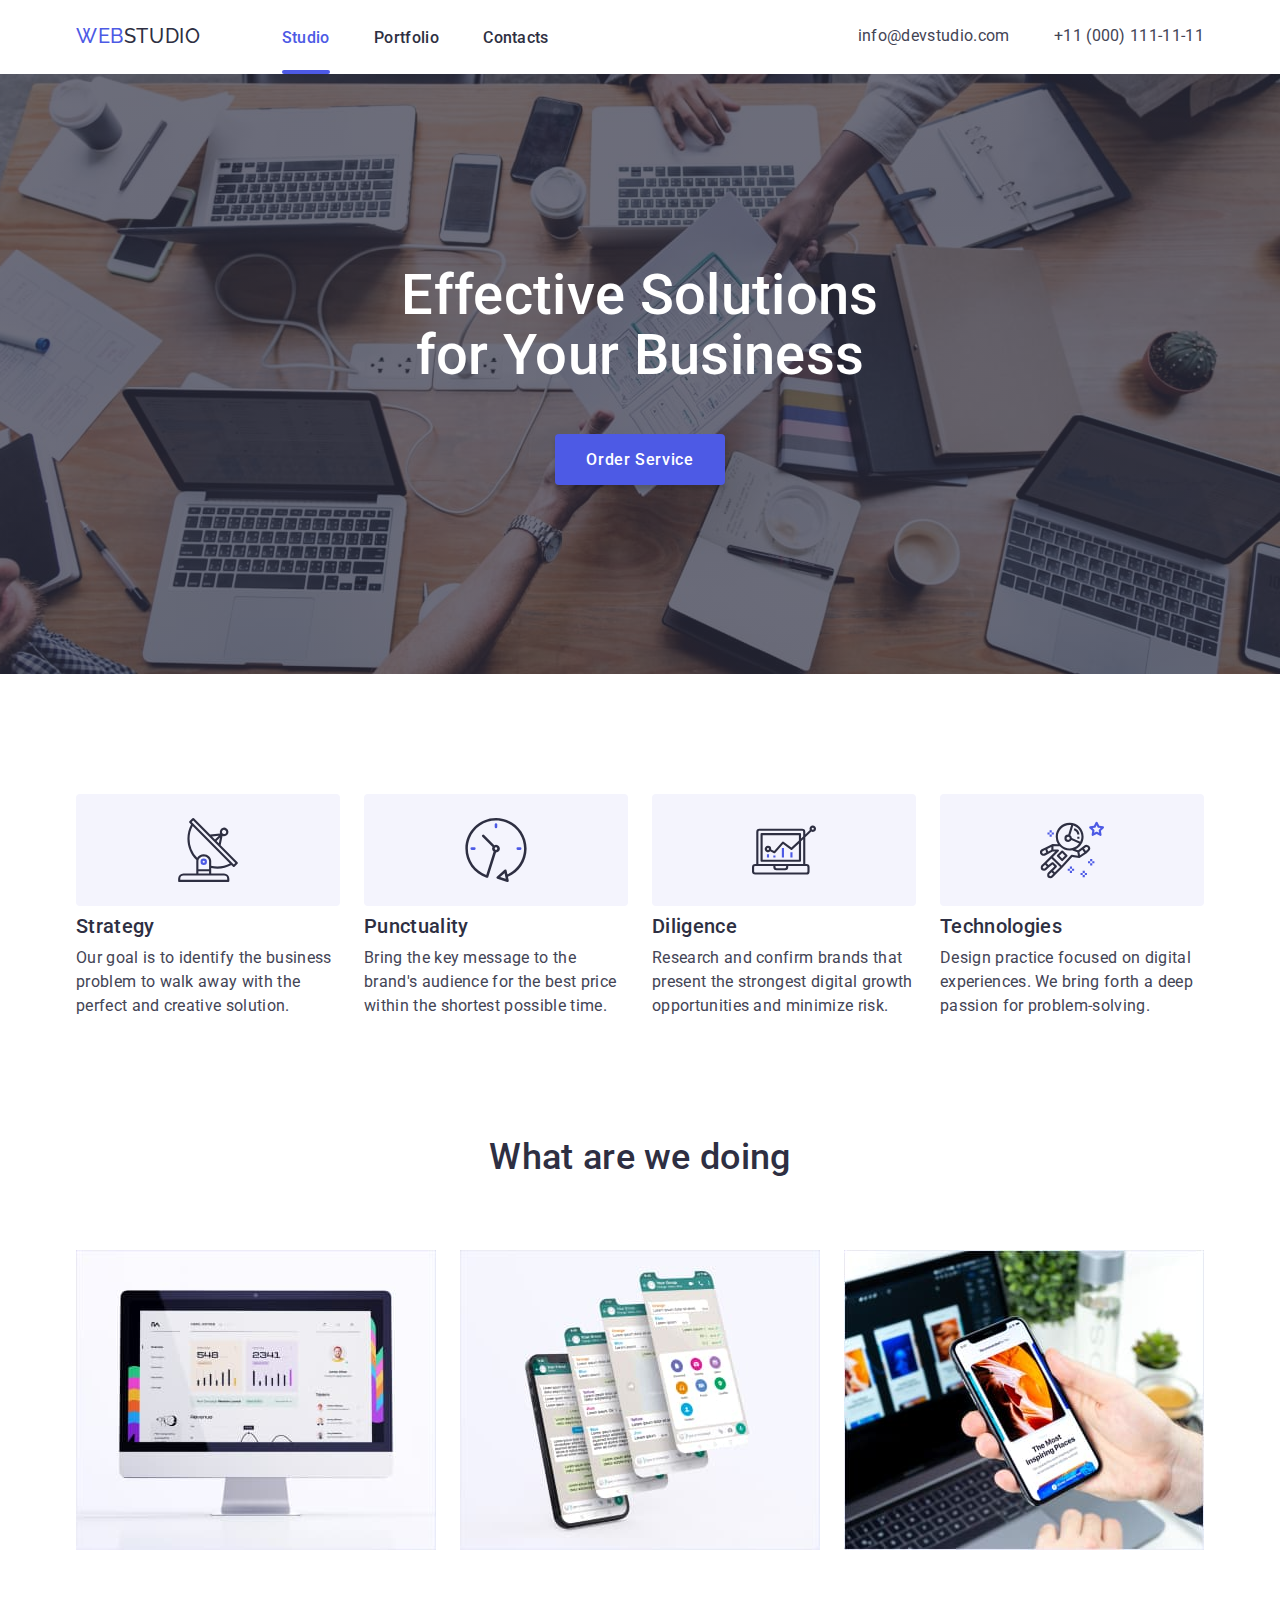
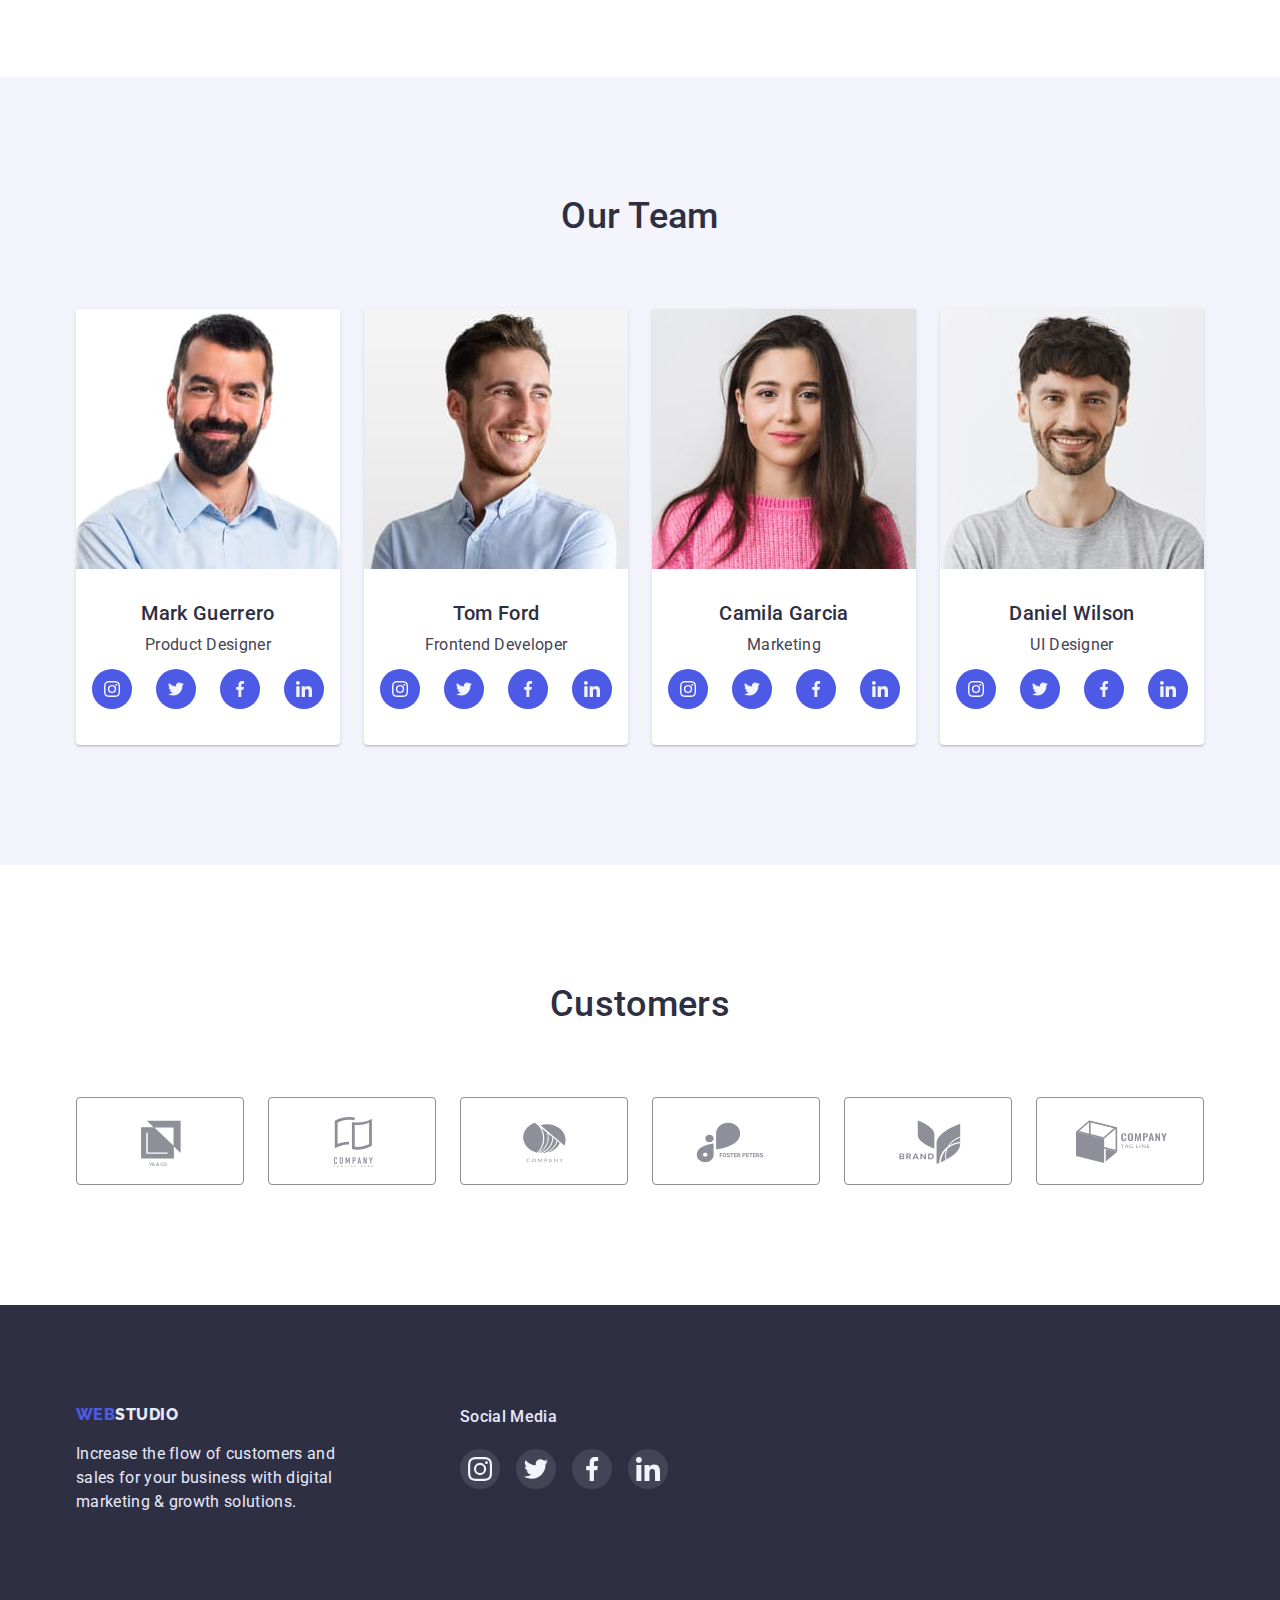
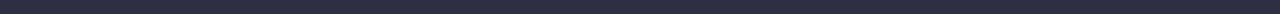
<file: index.html>
<!DOCTYPE html>
<html lang="en">
	<head>
		<meta charset="UTF-8" />
		<meta http-equiv="X-UA-Compatible" content="IE=edge" />
		<meta name="viewport" content="width=device-width, initial-scale=1.0" />
		<title>WebStudio</title>
		<link rel="preconnect" href="https://fonts.googleapis.com" />
		<link rel="preconnect" href="https://fonts.gstatic.com" crossorigin />
		<link
			href="https://fonts.googleapis.com/css2?family=Raleway:wght@800&family=Roboto:wght@400;500;700;900&display=swap"
			rel="stylesheet"
		/>
		<link
			rel="stylesheet"
			href="https://raw.githubusercontent.com/sindresorhus/modern-normalize/main/modern-normalize.css"
		/>
		<link rel="stylesheet" href="./css/styles.css" />
	</head>
	<body>
		<header class="nav-wrapper">
			<div class="container nav-block">
				<nav>
					<div class="nav-menu logo-wrapper">
						<a class="logo header" href="index.html"><span class="logo-accent">Web</span>Studio</a>
					</div>

					<ul class="nav-menu list">
						<li class="item active">
							<a class="nav-link link" href="./index.html" rel="">Studio</a>
						</li>
						<li class="item">
							<a class="nav-link link" href="./portfolio.html" rel="">Portfolio</a>
						</li>
						<li class="item">
							<a class="nav-link link" href="" rel="">Contacts</a>
						</li>
					</ul>
				</nav>
				<ul class="nav-menu list">
					<li class="item">
						<a class="contact link" href="mailto:info@devstudio.com" rel="">info@devstudio.com</a>
					</li>
					<li class="item">
						<a class="contact link" href="tel:+110001111111" rel="">+11 (000) 111-11-11</a>
					</li>
				</ul>
			</div>
		</header>

		<main>
			<!--Effective Solutions-->
			<section class="hero-wrapper">
				<div class="container">
					<h1 class="hero header">Effective Solutions<br />for Your Business</h1>
					<button class="order-button" type="button" data-modal-open>Order Service</button>
				</div>
			</section>

			<!--Features-->

			<section class="section features">
				<div class="container">
					<h2 class="section-header visually-hidden">Features</h2>

					<ul class="content list">
						<li class="content-box">
							<div class="icon-img-box">
								<svg class="icon">
									<use href="./images/icons.svg#icon-antenna"></use>
								</svg>
							</div>
							<h3 class="list header">Strategy</h3>
							<p> Our goal is to identify the business problem to walk away with the perfect and creative solution. </p>
						</li>
						<li class="content-box">
							<div class="icon-img-box">
								<svg class="icon">
									<use href="./images/icons.svg#icon-clock"></use>
								</svg>
							</div>
							<h3 class="list header">Punctuality</h3>
							<p>
								Bring the key message to the brand's audience for the best price within the shortest possible time.
							</p>
						</li>
						<li class="content-box">
							<div class="icon-img-box">
								<svg class="icon">
									<use href="./images/icons.svg#icon-diagram"></use>
								</svg>
							</div>
							<h3 class="list header">Diligence</h3>
							<p>
								Research and confirm brands that present the strongest digital growth opportunities and minimize risk.
							</p>
						</li>
						<li class="content-box">
							<div class="icon-img-box">
								<svg class="icon">
									<use href="./images/icons.svg#icon-astronaut"></use>
								</svg>
							</div>
							<h3 class="list header">Technologies</h3>
							<p>
								Design practice focused on digital experiences. We bring forth a deep passion for problem-solving.
							</p>
						</li>
					</ul>
				</div>
			</section>

			<!--What are we doing-->

			<section class="section pictures">
				<div class="container">
					<h2 class="section-header">What are we doing</h2>
					<ul class="content list">
						<li class="content-box">
							<img src="./images/product-desktop.jpg" alt="desktop version" width="360" />
						</li>
						<li class="content-box">
							<img src="./images/product-mobile.jpg" alt="mobile version" width="360" />
						</li>
						<li class="content-box">
							<img src="./images/product-adaptive.jpg" alt="adaptive version" width="360" />
						</li>
					</ul>
				</div>
			</section>

			<!--Our Team-->

			<section class="section grey">
				<div class="container">
					<h2 class="section-header">Our Team</h2>
					<ul class="content list">
						<li class="list-box team-list">
							<img class="block" src="./images/mark-guerrero.jpg" alt="Mark Guerrero" width="264" />
							<div class="team-list-description">
								<h3 class="list header">Mark Guerrero</h3>
								<p class="text">Product Designer</p>
								<ul class="social-links list list-icon">
									<li class="icon-box">
										<a class="link" href="">
											<svg class="icon" width="16" height="16">
												<use href="./images/icons.svg#icon-instagram"></use>
											</svg>
										</a>
									</li>
									<li class="icon-box">
										<a class="link" href="">
											<svg class="icon" width="16" height="16">
												<use href="./images/icons.svg#icon-twitter"></use>
											</svg>
										</a>
									</li>
									<li class="icon-box">
										<a class="link" href="">
											<svg class="icon" width="16" height="16">
												<use href="./images/icons.svg#icon-facebook"></use>
											</svg>
										</a>
									</li>
									<li class="icon-box">
										<a class="link" href="">
											<svg class="icon" width="16" height="16">
												<use href="./images/icons.svg#icon-linkedin"></use>
											</svg>
										</a>
									</li>
								</ul>
							</div>
						</li>
						<li class="list-box team-list">
							<img class="block" src="./images/tom-ford.jpg" alt="Tom Ford" width="264" />
							<div class="team-list-description">
								<h3 class="list header">Tom Ford</h3>
								<p class="text">Frontend Developer</p>
								<ul class="social-links list list-icon">
									<li class="icon-box">
										<a class="link" href="">
											<svg class="icon" width="16" height="16">
												<use href="./images/icons.svg#icon-instagram"></use>
											</svg>
										</a>
									</li>
									<li class="icon-box">
										<a class="link" href="">
											<svg class="icon" width="16" height="16">
												<use href="./images/icons.svg#icon-twitter"></use>
											</svg>
										</a>
									</li>
									<li class="icon-box">
										<a class="link" href="">
											<svg class="icon" width="16" height="16">
												<use href="./images/icons.svg#icon-facebook"></use>
											</svg>
										</a>
									</li>
									<li class="icon-box">
										<a class="link" href="">
											<svg class="icon" width="16" height="16">
												<use href="./images/icons.svg#icon-linkedin"></use>
											</svg>
										</a>
									</li>
								</ul>
							</div>
						</li>
						<li class="list-box team-list">
							<img class="block" src="./images/camila-garcia.jpg" alt="Camila Garcia" width="264" />
							<div class="team-list-description">
								<h3 class="list header">Camila Garcia</h3>
								<p class="text">Marketing</p>
								<ul class="social-links list list-icon">
									<li class="icon-box">
										<a class="link" href="">
											<svg class="icon" width="16" height="16">
												<use href="./images/icons.svg#icon-instagram"></use>
											</svg>
										</a>
									</li>
									<li class="icon-box">
										<a class="link" href="">
											<svg class="icon" width="16" height="16">
												<use href="./images/icons.svg#icon-twitter"></use>
											</svg>
										</a>
									</li>
									<li class="icon-box">
										<a class="link" href="">
											<svg class="icon" width="16" height="16">
												<use href="./images/icons.svg#icon-facebook"></use>
											</svg>
										</a>
									</li>
									<li class="icon-box">
										<a class="link" href="">
											<svg class="icon" width="16" height="16">
												<use href="./images/icons.svg#icon-linkedin"></use>
											</svg>
										</a>
									</li>
								</ul>
							</div>
						</li>
						<li class="list-box team-list">
							<img class="block" src="./images/daniel-wilson.jpg" alt="Daniel Wilson" width="264" />
							<div class="team-list-description">
								<h3 class="list header">Daniel Wilson</h3>
								<p class="text">UI Designer</p>
								<ul class="social-links list list-icon">
									<li class="icon-box">
										<a class="link" href="">
											<svg class="icon" width="16" height="16">
												<use href="./images/icons.svg#icon-instagram"></use>
											</svg>
										</a>
									</li>
									<li class="icon-box">
										<a class="link" href="">
											<svg class="icon" width="16" height="16">
												<use href="./images/icons.svg#icon-twitter"></use>
											</svg>
										</a>
									</li>
									<li class="icon-box">
										<a class="link" href="">
											<svg class="icon" width="16" height="16">
												<use href="./images/icons.svg#icon-facebook"></use>
											</svg>
										</a>
									</li>
									<li class="icon-box">
										<a class="link" href="">
											<svg class="icon" width="16" height="16">
												<use href="./images/icons.svg#icon-linkedin"></use>
											</svg>
										</a>
									</li>
								</ul>
							</div>
						</li>
					</ul>
				</div>
			</section>

			<!-- CUSTOMERS -->

			<section class="customers">
				<div class="container">
					<h2 class="section-header">Customers</h2>
					<ul class="list">
						<li class="item">
							<a class="link" href="">
								<svg class="icon">
									<use href="./images/icons.svg#icon-logo-ya-n-co"></use>
								</svg>
							</a>
						</li>
						<li class="item">
							<a class="link" href="">
								<svg class="icon">
									<use href="./images/icons.svg#icon-logo-tag-line-here"></use>
								</svg>
							</a>
						</li>
						<li class="item">
							<a class="link" href="">
								<svg class="icon">
									<use href="./images/icons.svg#icon-logo-company"></use>
								</svg>
							</a>
						</li>
						<li class="item">
							<a class="link" href="">
								<svg class="icon">
									<use href="./images/icons.svg#icon-logo-foster-peters"></use>
								</svg>
							</a>
						</li>
						<li class="item">
							<a class="link" href="">
								<svg class="icon">
									<use href="./images/icons.svg#icon-logo-brand"></use>
								</svg>
							</a>
						</li>
						<li class="item">
							<a class="link" href="">
								<svg class="icon">
									<use href="./images/icons.svg#icon-logo-company-tagline"></use>
								</svg>
							</a>
						</li>
					</ul>
				</div>
			</section>
		</main>

		<!--footer-->

		<footer class="footer">
			<div class="container">
				<div class="box">
					<a class="logo" href="index.html"><span class="logo-accent">Web</span>Studio</a>
					<p class="description">
						Increase the flow of customers and sales for your business with digital marketing & growth solutions.
					</p>
				</div>
				<div class="box">
					<p class="text-social"> Social Media </p>
					<ul class="social-links list list-icon">
						<li class="icon-box"
							><a class="link" href="">
								<svg class="icon" width="24" height="24">
									<use href="./images/icons.svg#icon-instagram"></use>
								</svg> </a
						></li>
						<li class="icon-box"
							><a class="link" href="">
								<svg class="icon" width="24" height="24">
									<use href="./images/icons.svg#icon-twitter"></use>
								</svg> </a
						></li>
						<li class="icon-box"
							><a class="link" href="">
								<svg class="icon" width="24" height="24">
									<use href="./images/icons.svg#icon-facebook"></use>
								</svg> </a
						></li>
						<li class="icon-box"
							><a class="link" href="">
								<svg class="icon" width="24" height="24">
									<use href="./images/icons.svg#icon-linkedin"></use>
								</svg> </a
						></li>
					</ul>
				</div>
			</div>
		</footer>

		<div class="backdrop is-hidden" data-modal>
			<div class="modal">
				<button class="btn-modal" data-modal-close>
					<svg width="8" height="8">
						<use href="./images/icons.svg#icon-close-btn"></use>
					</svg>
				</button>
			</div>
		</div>
		<script src="./js/modal.js"></script>
	</body>
</html>
</file>
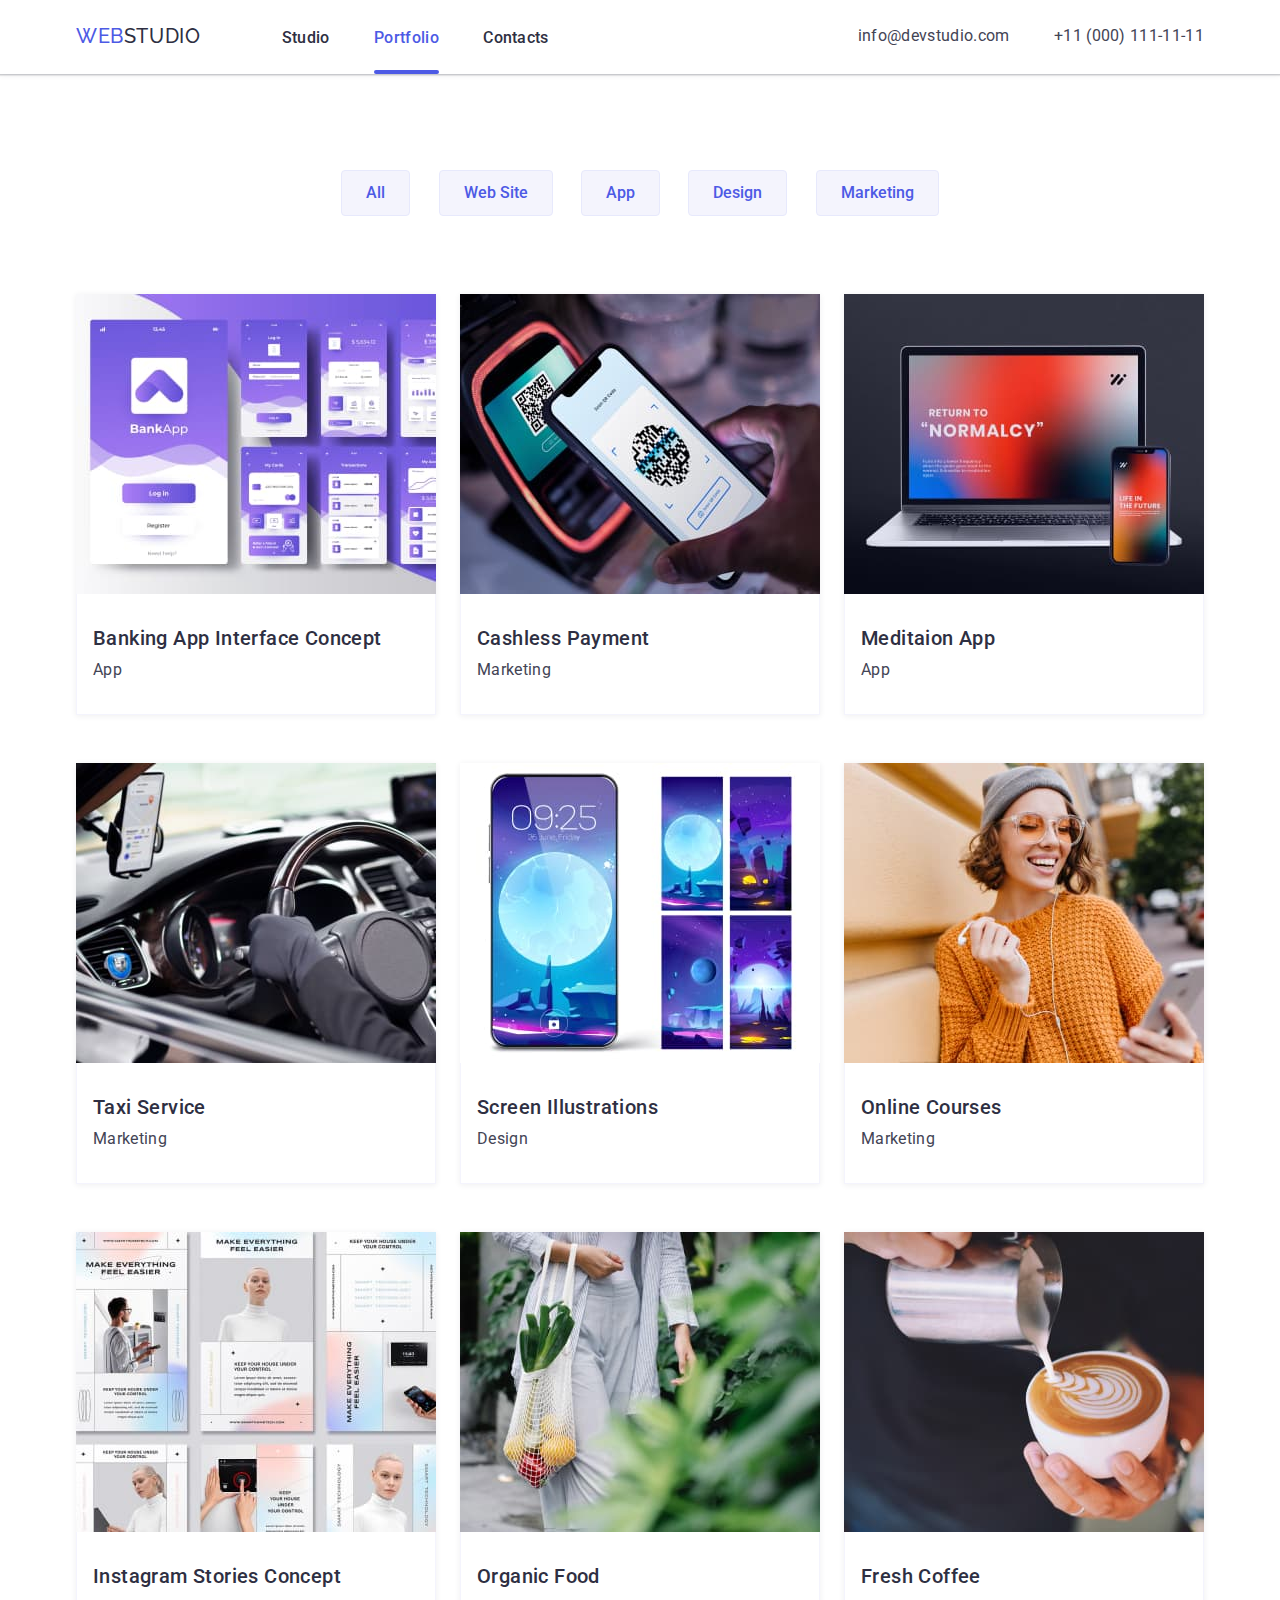
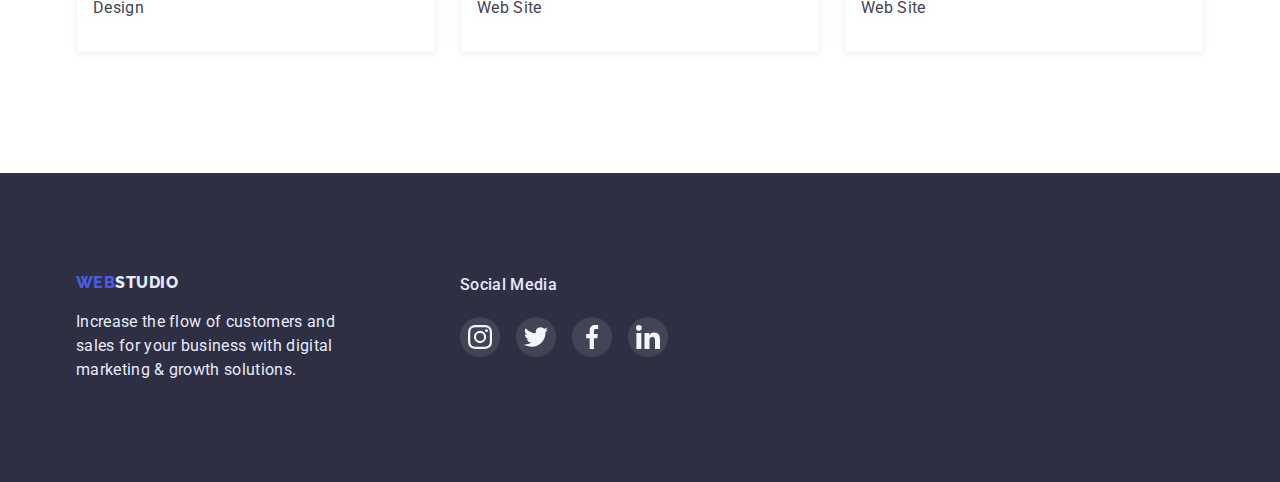
<file: portfolio.html>
<!DOCTYPE html>
<html lang="en">
	<head>
		<meta charset="UTF-8" />
		<meta http-equiv="X-UA-Compatible" content="IE=edge" />
		<meta name="viewport" content="width=device-width, initial-scale=1.0" />
		<title>WebStudio</title>
		<link rel="preconnect" href="https://fonts.googleapis.com" />
		<link rel="preconnect" href="https://fonts.gstatic.com" crossorigin />
		<link
			href="https://fonts.googleapis.com/css2?family=Raleway:wght@800&family=Roboto:wght@400;500;700;900&display=swap"
			rel="stylesheet"
		/>
		<link
			rel="stylesheet"
			href="https://raw.githubusercontent.com/sindresorhus/modern-normalize/main/modern-normalize.css"
		/>
		<link rel="stylesheet" href="./css/styles.css" />
	</head>
	<body>
		<header class="nav-wrapper">
			<div class="container nav-block">
				<nav>
					<div class="nav-menu logo-wrapper">
						<a class="logo header" href="index.html"><span class="logo-accent">Web</span>Studio</a>
					</div>

					<ul class="nav-menu list">
						<li class="item">
							<a class="nav-link link" href="./index.html" rel="">Studio</a>
						</li>
						<li class="item active">
							<a class="nav-link link" href="./portfolio.html" rel="">Portfolio</a>
						</li>
						<li class="item">
							<a class="nav-link link" href="" rel="">Contacts</a>
						</li>
					</ul>
				</nav>
				<ul class="nav-menu list">
					<li class="item">
						<a class="contact link" href="mailto:info@devstudio.com" rel="">info@devstudio.com</a>
					</li>
					<li class="item">
						<a class="contact link" href="tel:+110001111111" rel="">+11 (000) 111-11-11</a>
					</li>
				</ul>
			</div>
		</header>

		<!-- list of services -->

		<main>
			<section class="portfolio-wrapper">
				<div class="container">
					<h1 class="visually-hidden">List of services</h1>

					<!-- List filter -->
					<ul class="filter-btn-wrapper list">
						<li class="filter-btn-item">
							<button class="filter-button" type="button">All</button>
						</li>
						<li class="filter-btn-item">
							<button class="filter-button" type="button">Web Site</button>
						</li>
						<li class="filter-btn-item">
							<button class="filter-button" type="button">App</button>
						</li>
						<li class="filter-btn-item">
							<button class="filter-button" type="button">Design</button>
						</li>
						<li class="filter-btn-item">
							<button class="filter-button" type="button">Marketing</button>
						</li>
					</ul>

					<!-- SERVICES LIST -->
					<ul class="portfolio list">
						<li class="portfolio list-box">
							<a href="" class="portfolio-item">
								<div class="item-thumb">
									<img class="block" src="./images/banking-app.jpg" alt="banking-app" width="360" height="300" />
									<div class="overlay">
										<p>
											14 Stylish and User-Friendly App Design Concepts · Task Manager App · Calorie Tracker App · Exotic
											Fruit Ecommerce App · Cloud Storage App
										</p>
									</div>
								</div>
								<div class="portfolio-item-description">
									<h2 class="header portfolio">Banking App Interface Concept</h2>
									<p>App</p>
								</div>
							</a>
						</li>
						<li class="portfolio list-box">
							<a href="" class="portfolio-item">
								<div class="item-thumb">
									<img
										class="block"
										src="./images/cashless-payment.jpg"
										alt="cashless-payment"
										width="360"
										height="300"
									/>
									<div class="overlay">
										<p>
											14 Stylish and User-Friendly App Design Concepts · Task Manager App · Calorie Tracker App · Exotic
											Fruit Ecommerce App · Cloud Storage App
										</p>
									</div>
								</div>
								<div class="portfolio-item-description">
									<h2 class="header portfolio">Cashless Payment</h2>
									<p>Marketing</p>
								</div>
							</a>
						</li>
						<li class="portfolio list-box">
							<a href="" class="portfolio-item">
								<div class="item-thumb">
									<img class="block" src="./images/meditaion-app.jpg" alt="meditaion-app" width="360" height="300" />
									<div class="overlay">
										<p>
											14 Stylish and User-Friendly App Design Concepts · Task Manager App · Calorie Tracker App · Exotic
											Fruit Ecommerce App · Cloud Storage App
										</p>
									</div>
								</div>
								<div class="portfolio-item-description">
									<h2 class="header portfolio">Meditaion App</h2>
									<p>App</p>
								</div>
							</a>
						</li>
						<li class="portfolio list-box">
							<a href="" class="portfolio-item">
								<div class="item-thumb">
									<img class="block" src="./images/texi-service.jpg" alt="texi-service" width="360" height="300" />
									<div class="overlay">
										<p>
											14 Stylish and User-Friendly App Design Concepts · Task Manager App · Calorie Tracker App · Exotic
											Fruit Ecommerce App · Cloud Storage App
										</p>
									</div>
								</div>
								<div class="portfolio-item-description">
									<h2 class="header portfolio">Taxi Service</h2>
									<p>Marketing</p>
								</div>
							</a>
						</li>
						<li class="portfolio list-box">
							<a href="" class="portfolio-item">
								<div class="item-thumb">
									<img
										class="block"
										src="./images/screen-illustration.jpg"
										alt="screen-illustration"
										width="360"
										height="300"
									/>
									<div class="overlay">
										<p>
											14 Stylish and User-Friendly App Design Concepts · Task Manager App · Calorie Tracker App · Exotic
											Fruit Ecommerce App · Cloud Storage App
										</p>
									</div>
								</div>
								<div class="portfolio-item-description">
									<h2 class="header portfolio">Screen Illustrations</h2>
									<p>Design</p>
								</div>
							</a>
						</li>
						<li class="portfolio list-box">
							<a href="" class="portfolio-item">
								<div class="item-thumb">
									<img class="block" src="./images/online-courses.jpg" alt="online-courses" width="360" height="300" />
									<div class="overlay">
										<p>
											14 Stylish and User-Friendly App Design Concepts · Task Manager App · Calorie Tracker App · Exotic
											Fruit Ecommerce App · Cloud Storage App
										</p>
									</div>
								</div>
								<div class="portfolio-item-description">
									<h2 class="header portfolio">Online Courses</h2>
									<p>Marketing</p>
								</div>
							</a>
						</li>
						<li class="portfolio list-box">
							<a href="" class="portfolio-item">
								<div class="item-thumb">
									<img
										class="block"
										src="./images/instagram-stories.jpg"
										alt="instagram-stories"
										width="360"
										height="300"
									/>
									<div class="overlay">
										<p>
											14 Stylish and User-Friendly App Design Concepts · Task Manager App · Calorie Tracker App · Exotic
											Fruit Ecommerce App · Cloud Storage App
										</p>
									</div>
								</div>
								<div class="portfolio-item-description">
									<h2 class="header portfolio">Instagram Stories Concept</h2>
									<p>Design</p>
								</div>
							</a>
						</li>
						<li class="portfolio list-box">
							<a href="" class="portfolio-item">
								<div class="item-thumb">
									<img class="block" src="./images/organic-food.jpg" alt="organic-food" width="360" height="300" />
									<div class="overlay">
										<p>
											14 Stylish and User-Friendly App Design Concepts · Task Manager App · Calorie Tracker App · Exotic
											Fruit Ecommerce App · Cloud Storage App
										</p>
									</div>
								</div>
								<div class="portfolio-item-description">
									<h2 class="header portfolio">Organic Food</h2>
									<p>Web Site</p>
								</div>
							</a>
						</li>
						<li class="portfolio list-box">
							<a href="" class="portfolio-item">
								<div class="item-thumb">
									<img class="block" src="./images/freesh-coffee.jpg" alt="freesh-coffee" width="360" height="300" />
									<div class="overlay">
										<p>
											14 Stylish and User-Friendly App Design Concepts · Task Manager App · Calorie Tracker App · Exotic
											Fruit Ecommerce App · Cloud Storage App
										</p>
									</div>
								</div>
								<div class="portfolio-item-description">
									<h2 class="header portfolio">Fresh Coffee</h2>
									<p>Web Site</p>
								</div>
							</a>
						</li>
					</ul>
				</div>
			</section>
		</main>

		<!--footer-->

		<footer class="footer">
			<div class="container">
				<div class="box">
					<a class="logo" href="index.html"><span class="logo-accent">Web</span>Studio</a>
					<p class="description">
						Increase the flow of customers and sales for your business with digital marketing & growth solutions.
					</p>
				</div>
				<div class="box">
					<p class="text-social"> Social Media </p>
					<ul class="social-links list list-icon">
						<li class="icon-box"
							><a class="link" href="">
								<svg class="icon" width="24" height="24">
									<use href="./images/icons.svg#icon-instagram"></use>
								</svg> </a
						></li>
						<li class="icon-box"
							><a class="link" href="">
								<svg class="icon" width="24" height="24">
									<use href="./images/icons.svg#icon-twitter"></use>
								</svg> </a
						></li>
						<li class="icon-box"
							><a class="link" href="">
								<svg class="icon" width="24" height="24">
									<use href="./images/icons.svg#icon-facebook"></use>
								</svg> </a
						></li>
						<li class="icon-box"
							><a class="link" href="">
								<svg class="icon" width="24" height="24">
									<use href="./images/icons.svg#icon-linkedin"></use>
								</svg> </a
						></li>
					</ul>
				</div>
			</div>
		</footer>
	</body>
</html>
</file>
<file: css/styles.css>
/* 
--background: #ffffff;
--secondary-color: #2E2F42;
--text-color: #434455;
--secondary-text-color: #F4F4FD;
--accent-color: #4D5AE5;
--secondary-accent-color: #E7E9FC;
*/

:root {
	--background: #ffffff;

	--primary-brand: #4d5ae5;
	--pressed-state: #404bbf;

	--dark-color: #2e2f42;
	--success-color: #31d0aa;

	--text-color: #434455;
	--subtle-text-color: #8e8f99;

	--accent-color: #e7e9fc;
	--light-color: #f4f4fd;

	--modal-overlay: rgba(46, 47, 66, 0.4);
	--hero-background: rgba(46, 47, 66, 0.7);
}

*,
*::after,
*::before {
	margin: 0;
	padding: 0;
	box-sizing: border-box;
}

body {
	font-family: "Roboto", sans-serif;
	color: var(--text-color);
	font-size: 16px;
	line-height: 1.5;
	letter-spacing: 0.02em;

	background-color: var(--background);
}

.container {
	width: 1158px;
	margin: 0 auto;
	padding: 0 15px;
}

.grey {
	background-color: var(--light-color);
}

.block {
	display: block;
}

/* ------------------ logo style ------------------ */

.logo {
	font-family: "Raleway", sans-serif;
	text-transform: uppercase;
	font-weight: 800;
	line-height: 1.3;
	letter-spacing: 0.03em;
	color: var(--dark-color);

	text-decoration: none;
}

.footer .logo {
	display: block;
	margin-bottom: 16px;

	color: var(--light-text-color);
}

.logo-accent {
	color: var(--primary-brand);
}

/* ------------------ links ------------------ */

.link {
	text-decoration: none;
	color: var(--text-color);

	transition: color 250ms cubic-bezier(0.4, 0, 0.2, 1);
}

.link:hover,
.link:focus {
	color: var(--primary-brand);
}

.nav-link,
.contact.link,
.logo.header {
	display: block;
	padding: 24px 0;
}

.nav-link {
	font-size: 16px;
	font-weight: 500;
	line-height: 1.5;
	color: var(--dark-color);

	transition: color 250ms cubic-bezier(0.4, 0, 0.2, 1);
}

.item.active .nav-link {
	position: relative;
	color: var(--primary-brand);
}

.item.active .nav-link::after {
	content: "";
	position: absolute;
	left: 0;
	bottom: 0;
	width: 100%;
	height: 4px;

	background-color: var(--primary-brand);
	border-radius: 2px;
}

.nav-link:hover,
.nav-link:focus {
	color: var(--text-color);
}

.nav-link:active,
.contact.link:hover,
.contact.link:focus {
	color: var(--primary-brand);
}

/* ------------------ headers ------------------ */

.header {
	font-size: 20px;
	font-weight: 500;
	line-height: 1.2;
	color: var(--dark-color);
}

.section-header {
	font-size: 36px;
	line-height: 1.11;
	text-align: center;
}

.list.header {
	margin-bottom: 8px;

	font-size: 20px;
	line-height: 1.2;
}

.visually-hidden {
	position: absolute;
	width: 1px;
	height: 1px;
	margin: -1px;
	padding: 0;
	border: 0;
	clip: rect(0 0 0 0);
	overflow: hidden;
}

/* ------------------ nav menu ------------------ */

.nav-wrapper {
	box-shadow: 0px 2px 1px rgba(46, 47, 66, 0.08), 0px 1px 1px rgba(46, 47, 66, 0.16), 0px 1px 6px rgba(46, 47, 66, 0.08);
}

.nav-block {
	display: flex;
	justify-content: space-between;
}

.logo-wrapper {
	margin-right: 77px;
}

.nav-menu .item:not(:last-child) {
	margin-right: 40px;
}

.nav-menu,
.nav-menu .item {
	display: inline-block;
	position: relative;
}

/* ------------------ hero section ------------------ */

.hero-wrapper {
	max-width: 1440px;
	max-height: 600px;
	margin: 0 auto;
	padding: 192px 0;

	text-align: center;

	background-color: var(--dark-color);
	background-image: linear-gradient(to right, var(--hero-background), var(--hero-background)),
		url(../images/people-office.jpg);
	background-repeat: no-repeat;
	background-position: center;
	background-size: cover;
}

.hero.header {
	margin-bottom: 48px;

	font-weight: 500;
	font-size: 56px;
	line-height: 1.07;

	color: var(--background);
}

/* -----------------content section ----------------- */

.section-header {
	margin-bottom: 72px;

	font-weight: 500;
	font-size: 36px;
	line-height: 1.11;
	color: var(--dark-color);
	text-align: center;
}

.content.list {
	display: flex;
	justify-content: space-between;
	column-gap: 24px;
}

.section.features {
	padding: 120px 0;
}

.features .icon-img-box {
	display: block;
	width: 264px;
	height: 112px;
	padding: 24px 0;
	margin-bottom: 8px;

	text-align: center;

	background-color: var(--light-color);
	border-radius: 4px;
}

.features .icon {
	width: 64px;
	height: 64px;
}

.section.pictures {
	padding-bottom: 120px;
}

.section.grey {
	margin: 0;
	padding: 120px 0;
}

/* ------------------ list classes ------------------ */

.list {
	list-style-type: none;
}

.list.team {
	text-align: center;

	background-color: var(--background);
}

.team-list {
	text-align: center;
	box-shadow: 0px 1px 6px rgba(46, 47, 66, 0.08), 0px 1px 1px rgba(46, 47, 66, 0.16), 0px 2px 1px rgba(46, 47, 66, 0.08);
}

.team-list-description {
	padding: 32px 16px;
}

.team-list-description .text {
	margin-bottom: 8px;
}

.list-box {
	background-color: var(--background);
}

.team-list {
	border-radius: 0 0 4px 4px;
}

.social-links {
	display: flex;
	justify-content: space-between;
	align-items: center;
}

/* social-icon-style */

.icon-box > .link {
	display: inline-flex;
	justify-content: center;
	align-items: center;
	width: 100%;
	height: 100%;
}

.list-icon > .link {
	display: inline-flex;
	justify-content: center;
	align-items: center;
}

.social-links {
	padding: 4px 0;
}

.social-links .icon-box {
	width: 40px;
	height: 40px;
	background-color: var(--primary-brand);
	border-radius: 50%;
}

.social-links .icon {
	width: 16px;
	height: 16px;
}

/* ------------------ portfolio gallery ------------------ */

.portfolio-wrapper {
	padding: 96px 0 120px;
}

.portfolio.list {
	display: flex;
	justify-content: space-between;
	flex-wrap: wrap;
	row-gap: 48px;
	column-gap: 24px;
}

.portfolio-item {
	display: block;
	color: var(--text-color);
	text-decoration: none;
	box-shadow: 0px 1px 6px rgba(46, 47, 66, 0.08);

	transition: box-shadow 250ms cubic-bezier(0.4, 0, 0.2, 1);
}

.portfolio-item:hover,
.portfolio-item:focus {
	box-shadow: 0px 1px 6px rgba(46, 47, 66, 0.08), 0px 1px 1px rgba(46, 47, 66, 0.16), 0px 2px 1px rgba(46, 47, 66, 0.08);
}

.portfolio-item-description {
	padding: 32px 16px;

	border: 0.5px solid var(--light-color);
	border-top: none;
}

.header.portfolio {
	margin-bottom: 8px;

	font-size: 20px;
	font-weight: 500;
	line-height: 1.2;
	letter-spacing: 0.02em;
}

.filter-btn-wrapper {
	margin-bottom: 78px;
	text-align: center;
}

.filter-btn-item {
	display: inline;
	margin-right: 24px;
}

.filter-btn-item:last-child {
	margin-right: 0;
}

/* .portfolio - overlay */

.portfolio-item .item-thumb {
	position: relative;

	overflow: hidden;
}

.portfolio-item .overlay {
	display: block;
	width: 100%;
	height: 100%;
	padding: 40px 32px;

	position: absolute;
	top: 0;
	left: 0;

	color: var(--light-color);

	background-color: var(--primary-brand);

	transform: translateY(100%);
	transition: transform 250ms cubic-bezier(0.4, 0, 0.2, 1);
}

.portfolio-item:hover .overlay,
.portfolio-item:focus .overlay {
	transform: translateY(0);
}

/* ------------------ buttons ------------------ */

.order-button {
	display: block;
	margin: 0 auto;
	width: 170px;
	height: 51px;

	font-family: inherit; /*important*/
	font-weight: 500;
	font-size: 16px;
	line-height: 1.19;
	letter-spacing: 0.04em;
	color: var(--background);

	background-color: var(--primary-brand);
	border-style: none;
	border-radius: 4px;
	box-shadow: 0px 4px 4px rgba(0, 0, 0, 0.15);
	cursor: pointer;

	transition: background-clor 250ms cubic-bezier(0.4, 0, 0.2, 1), box-shadow 250ms cubic-bezier(0.4, 0, 0.2, 1),
		opacity 250ms cubic-bezier(0.4, 0, 0.2, 1);
}

.order-button:hover,
.order-button:focus {
	box-shadow: 0px 1px 6px rgba(46, 47, 66, 0.08), 0px 1px 1px rgba(46, 47, 66, 0.16), 0px 2px 1px rgba(46, 47, 66, 0.08);
}

.order-button:active {
	background-color: var(--pressed-state);
	box-shadow: 0px 4px 4px rgba(0, 0, 0, 0.15);
}

.filter-button {
	padding: 12px 24px;

	font-family: inherit;
	font-weight: 500;
	font-size: 16px;
	line-height: 1.28;
	color: var(--primary-brand);

	background-color: var(--light-color);
	border: 1px solid var(--accent-color);
	border-radius: 4px;
	cursor: pointer;

	transition: color 250ms cubic-bezier(0.4, 0, 0.2, 1), background-color 250ms cubic-bezier(0.4, 0, 0.2, 1),
		box-shadow 250ms cubic-bezier(0.4, 0, 0.2, 1), border 250ms cubic-bezier(0.4, 0, 0.2, 1);
}

.filter-button:hover,
.filter-button:focus {
	color: var(--light-color);

	background-color: var(--primary-brand);
	border: 1px solid transparent;
	box-shadow: 0px 3px 1px rgba(0, 0, 0, 0.1), 0px 2px 1px rgba(0, 0, 0, 0.08), 0px 2px 2px rgba(0, 0, 0, 0.12);
}

/* ------------------ customers ------------------ */

.customers {
	padding-top: 120px;
	padding-bottom: 120px;
}

.customers .list {
	display: flex;
	justify-content: space-between;
	align-items: center;
}

.customers .item {
	display: inline-flex;
	width: 168px;
	height: 88px;
	padding: 16px 32px;

	border: 1px solid var(--subtle-text-color);
	border-radius: 4px;
	fill: var(--subtle-text-color);

	transition: border-color 250ms cubic-bezier(0.4, 0, 0.2, 1), fill 250ms cubic-bezier(0.4, 0, 0.2, 1),
		box-shadow 250ms cubic-bezier(0.4, 0, 0.2, 1);
}

.customers .item:hover,
.customers .item:focus {
	border: 1px solid var(--primary-brand);
	fill: var(--primary-brand);
}

.customers .icon {
	display: inline-block;
	fill: inherit;
	width: 100%;
	height: 100%;
}

/* ------------------ footer ------------------ */

.footer {
	padding: 100px 0;

	color: var(--accent-color);

	background-color: var(--dark-color);
}

.footer .container {
	display: flex;
}

.footer .box:not(:last-child) {
	margin-right: 120px;
}

.footer .description {
	width: 264px;
}

.footer .text-social {
	margin-bottom: 16px;
	font-weight: 500;
}

.footer .icon-box {
	width: 40px;
	height: 40px;
	background-color: rgba(255, 255, 255, 0.1);
	border-radius: 50%;

	transition: color 250ms cubic-bezier(0.4, 0, 0.2, 1), background-color 250ms cubic-bezier(0.4, 0, 0.2, 1),
		box-shadow 250ms cubic-bezier(0.4, 0, 0.2, 1);
}

.footer .icon-box:hover,
.footer .icon-box:focus {
	background-color: var(--success-color);
}

.footer .icon-box:not(:last-child) {
	margin-right: 16px;
}

.footer .icon {
	display: block;
	width: 24px;
	height: 24px;
}

/* ------------------- modal window ----------------- */

.backdrop {
	position: fixed;
	left: 0;
	top: 0;

	/* display: flex;
	justify-content: center;
	align-items: center; */

	width: 100%;
	height: 100%;

	background-color: var(--modal-overlay);

	opacity: 1;
	transition: opacity 250ms cubic-bezier(0.4, 0, 0.2, 1);
}

.backdrop.is-hidden {
	opacity: 0;
	pointer-events: none;
	visibility: hidden;
}

.backdrop.is-hidden .modal {
	transform: translate(-50%, -50%) scale(0.5);
	opacity: 0;
}

.modal {
	/* position: relative; */
	position: absolute;
	top: 50%;
	left: 50%;
	min-height: 576px;
	min-width: 408px;
	padding: 24px;

	background: #fcfcfc;
	box-shadow: 0px 1px 1px rgba(0, 0, 0, 0.14), 0px 1px 3px rgba(0, 0, 0, 0.12), 0px 2px 1px rgba(0, 0, 0, 0.2);
	border-radius: 4px;

	transform: translate(-50%, -50%) scale(1);
	opacity: 1;
	transition: transform 250ms cubic-bezier(0.4, 0, 0.2, 1), opacity 250ms cubic-bezier(0.4, 0, 0.2, 1);
}

.btn-modal {
	position: absolute;
	top: 24px;
	right: 24px;
	display: inline-flex;
	justify-content: center;
	align-items: center;
	width: 24px;
	height: 24px;

	background-color: #e7e9fc;
	border: 1px solid rgba(0, 0, 0, 0.1);
	border-radius: 50%;

	transition: background-color 250ms cubic-bezier(0.4, 0, 0.2, 1), box-shadow 250ms cubic-bezier(0.4, 0, 0.2, 1);
}

.btn-modal:hover,
.brn-modal:active {
	background-color: var(--pressed-state);
	fill: var(--background);
	border: none;
	border-radius: 50%;
}
</file>
